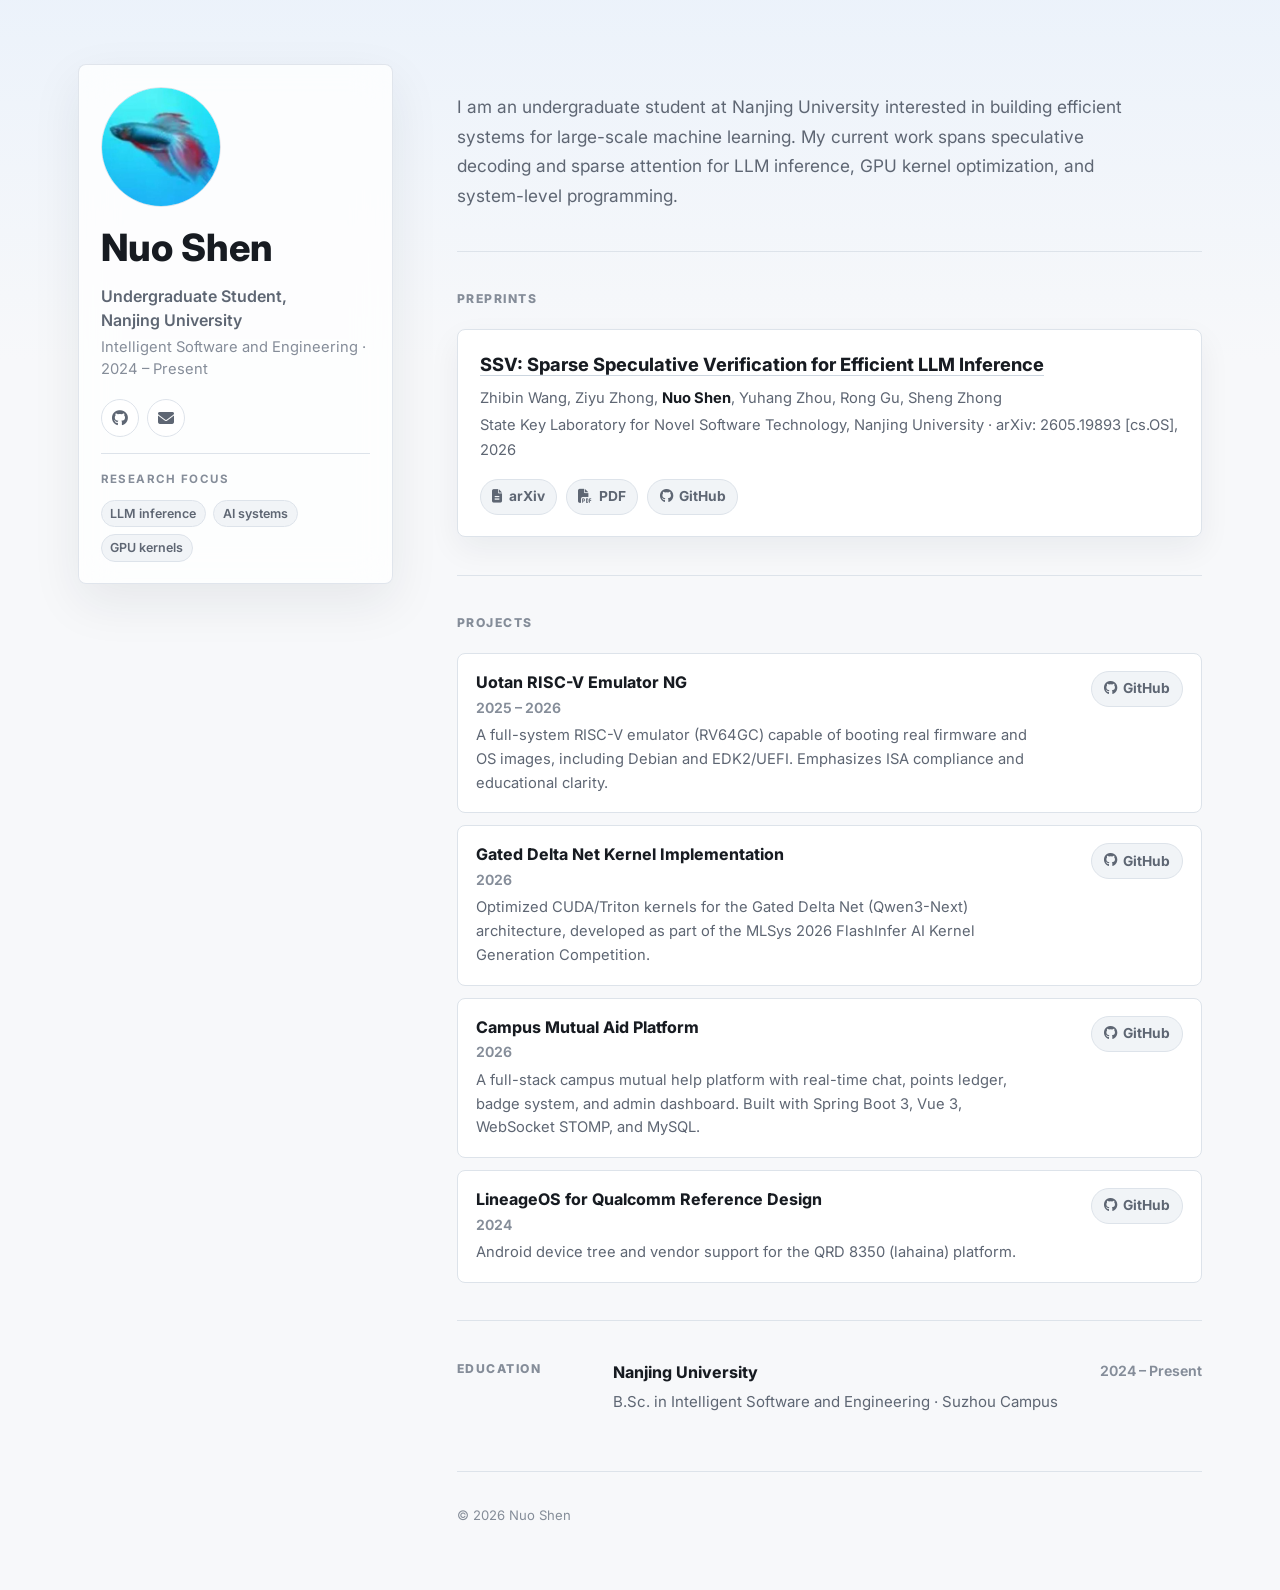
<file: index.html>
<!DOCTYPE html>
<html lang="en">
<head>
<meta charset="UTF-8">
<meta name="viewport" content="width=device-width, initial-scale=1.0">
<title>Nuo Shen</title>
<link rel="preconnect" href="https://fonts.googleapis.com">
<link rel="preconnect" href="https://fonts.gstatic.com" crossorigin>
<link href="https://fonts.googleapis.com/css2?family=Inter:wght@400;500;600;700;800&display=swap" rel="stylesheet">
<link rel="stylesheet" href="https://cdnjs.cloudflare.com/ajax/libs/font-awesome/6.7.2/css/all.min.css">
<style>
  *, *::before, *::after { box-sizing: border-box; margin: 0; padding: 0; }

  :root {
    --bg: #f7f8fa;
    --paper: #ffffff;
    --paper-soft: #f1f4f7;
    --ink: #171b21;
    --muted: #5e6673;
    --quiet: #858d99;
    --line: #dde3ea;
    --line-strong: #cbd5df;
    --accent: #245c9f;
    --accent-dark: #163d6e;
    --accent-soft: #e7f0fb;
    --shadow: 0 18px 50px rgba(22, 32, 46, 0.08);
    --font: "Inter", -apple-system, BlinkMacSystemFont, "Segoe UI", Roboto, sans-serif;
  }

  html { scroll-behavior: smooth; }

  body {
    min-height: 100vh;
    font-family: var(--font);
    font-size: 16px;
    line-height: 1.68;
    color: var(--ink);
    background:
      linear-gradient(180deg, rgba(231, 240, 251, 0.7), rgba(247, 248, 250, 0) 360px),
      var(--bg);
    -webkit-font-smoothing: antialiased;
  }

  a {
    color: var(--accent);
    text-decoration: none;
    transition: color 0.18s ease, border-color 0.18s ease, background 0.18s ease, transform 0.18s ease;
  }

  a:hover { color: var(--accent-dark); }

  .page {
    display: grid;
    grid-template-columns: minmax(240px, 315px) minmax(0, 760px);
    gap: clamp(2rem, 5vw, 4.75rem);
    max-width: 1180px;
    margin: 0 auto;
    padding: clamp(2rem, 5vw, 4.75rem) 28px 4rem;
  }

  .identity {
    align-self: start;
    position: sticky;
    top: 2rem;
  }

  .identity-card {
    padding: 1.35rem;
    background: rgba(255, 255, 255, 0.78);
    border: 1px solid rgba(221, 227, 234, 0.9);
    border-radius: 8px;
    box-shadow: var(--shadow);
    backdrop-filter: blur(18px);
  }

  .portrait {
    width: 120px;
    height: 120px;
    display: block;
    border-radius: 50%;
    object-fit: cover;
    margin-bottom: 1.35rem;
    border: 1px solid var(--line);
  }

  h1 {
    font-size: clamp(1.7rem, 3vw, 2.35rem);
    font-weight: 800;
    line-height: 1.06;
    letter-spacing: 0;
    color: var(--ink);
  }

  .role {
    margin-top: 1rem;
    color: var(--muted);
    font-size: 1rem;
    font-weight: 600;
    line-height: 1.5;
  }

  .affiliation {
    margin-top: 0.25rem;
    color: var(--quiet);
    font-size: 0.92rem;
    line-height: 1.5;
  }

  .contact {
    display: flex;
    gap: 0.55rem;
    margin-top: 1.2rem;
  }

  .icon-link {
    width: 38px;
    height: 38px;
    display: inline-flex;
    align-items: center;
    justify-content: center;
    border: 1px solid var(--line);
    border-radius: 50%;
    background: var(--paper);
    color: var(--muted);
  }

  .icon-link:hover {
    border-color: var(--accent);
    background: var(--accent);
    color: #fff;
    transform: translateY(-1px);
  }

  .focus-box {
    margin-top: 1rem;
    padding-top: 1rem;
    border-top: 1px solid var(--line);
  }

  .eyebrow {
    display: block;
    margin-bottom: 0.65rem;
    color: var(--quiet);
    font-size: 0.72rem;
    font-weight: 700;
    letter-spacing: 0.12em;
    text-transform: uppercase;
  }

  .chips {
    display: flex;
    flex-wrap: wrap;
    gap: 0.45rem;
  }

  .chip {
    padding: 0.24rem 0.55rem;
    border: 1px solid var(--line);
    border-radius: 999px;
    background: var(--paper-soft);
    color: var(--muted);
    font-size: 0.78rem;
    font-weight: 600;
    line-height: 1.4;
  }

  main {
    min-width: 0;
  }

  .intro {
    padding: 0.4rem 0 2.5rem;
  }

  .intro p {
    max-width: 64ch;
    margin-top: 1.35rem;
    color: var(--muted);
    font-size: 1.08rem;
    line-height: 1.72;
  }

  section {
    padding: 2.35rem 0;
    border-top: 1px solid var(--line);
  }

  .section-head {
    display: grid;
    grid-template-columns: 132px 1fr;
    gap: 1.5rem;
    align-items: start;
    margin-bottom: 1.2rem;
  }

  .section-title {
    color: var(--quiet);
    font-size: 0.76rem;
    font-weight: 800;
    letter-spacing: 0.12em;
    text-transform: uppercase;
  }

  .section-note {
    max-width: 56ch;
    color: var(--muted);
    font-size: 0.94rem;
  }

  .paper-card,
  .project-item {
    background: var(--paper);
    border: 1px solid var(--line);
    border-radius: 8px;
  }

  .paper-card {
    padding: 1.35rem;
    box-shadow: 0 12px 32px rgba(22, 32, 46, 0.06);
  }

  .paper-title {
    font-size: 1.14rem;
    font-weight: 750;
    line-height: 1.38;
  }

  .paper-title a {
    color: var(--ink);
    border-bottom: 1px solid var(--line-strong);
  }

  .paper-title a:hover {
    color: var(--accent);
    border-color: var(--accent);
  }

  .authors,
  .venue {
    color: var(--muted);
    font-size: 0.92rem;
  }

  .authors {
    margin-top: 0.55rem;
  }

  .authors strong {
    color: var(--ink);
    font-weight: 700;
  }

  .venue {
    margin-top: 0.18rem;
  }

  .paper-actions {
    display: flex;
    flex-wrap: wrap;
    gap: 0.55rem;
    margin-top: 1rem;
  }

  .text-link {
    display: inline-flex;
    align-items: center;
    gap: 0.4rem;
    min-height: 36px;
    padding: 0.34rem 0.72rem;
    border: 1px solid var(--line);
    border-radius: 999px;
    background: var(--paper-soft);
    color: var(--muted);
    font-size: 0.86rem;
    font-weight: 700;
  }

  .text-link:hover {
    border-color: var(--accent);
    background: var(--accent-soft);
    color: var(--accent-dark);
  }

  .project-list {
    display: grid;
    gap: 0.75rem;
  }

  .project-item {
    display: grid;
    grid-template-columns: minmax(0, 1fr) auto;
    gap: 1rem;
    align-items: start;
    padding: 1.05rem 1.15rem;
  }

  .project-item:hover {
    border-color: var(--line-strong);
    box-shadow: 0 10px 26px rgba(22, 32, 46, 0.05);
  }

  .project-name {
    font-size: 1rem;
    font-weight: 750;
    line-height: 1.4;
  }

  .project-desc {
    max-width: 62ch;
    margin-top: 0.3rem;
    color: var(--muted);
    font-size: 0.92rem;
    line-height: 1.62;
  }

  .project-link {
    white-space: nowrap;
  }

  .education {
    display: grid;
    grid-template-columns: minmax(0, 1fr) auto;
    gap: 1rem;
    color: var(--muted);
  }

  .school {
    color: var(--ink);
    font-weight: 750;
  }

  .degree {
    margin-top: 0.18rem;
    font-size: 0.94rem;
  }

  .date {
    color: var(--quiet);
    font-size: 0.88rem;
    font-weight: 650;
    white-space: nowrap;
  }

  footer {
    padding-top: 2rem;
    border-top: 1px solid var(--line);
    color: var(--quiet);
    font-size: 0.82rem;
  }

  @media (max-width: 880px) {
    .page {
      display: block;
      padding: 1.2rem 20px 3rem;
    }

    .identity {
      position: static;
    }

    .identity-card {
      display: grid;
      grid-template-columns: 88px minmax(0, 1fr);
      gap: 1rem;
      align-items: start;
      padding: 1rem;
    }

    .portrait {
      width: 88px;
      height: 88px;
      margin: 0;
      grid-row: span 3;
    }

    .identity h1 {
      font-size: 1.75rem;
      line-height: 1.05;
    }

    .role {
      margin-top: 0.35rem;
      font-size: 0.95rem;
    }

    .affiliation {
      font-size: 0.86rem;
    }

    .contact {
      margin-top: 0.8rem;
    }

    .focus-box {
      grid-column: 1 / -1;
      margin-top: 0;
      padding-top: 0.9rem;
    }

    .intro {
      padding-top: 2.35rem;
    }

    .intro h2 {
      max-width: 12ch;
    }
  }

  @media (max-width: 620px) {
    body {
      font-size: 15.5px;
      background:
        linear-gradient(180deg, rgba(231, 240, 251, 0.8), rgba(247, 248, 250, 0) 280px),
        var(--bg);
    }

    .page {
      padding-inline: 16px;
    }

    .identity-card {
      grid-template-columns: 70px minmax(0, 1fr);
      gap: 0.85rem;
    }

    .portrait {
      width: 70px;
      height: 70px;
    }

    .identity h1 {
      font-size: 1.48rem;
    }

    .role,
    .affiliation {
      line-height: 1.42;
    }

    .contact {
      gap: 0.45rem;
    }

    .icon-link {
      width: 36px;
      height: 36px;
    }

    .intro {
      padding-bottom: 2rem;
    }

    .intro p {
      font-size: 1rem;
      line-height: 1.66;
    }

    section {
      padding: 2rem 0;
    }

    .section-head {
      display: block;
      margin-bottom: 1rem;
    }

    .section-note {
      margin-top: 0.45rem;
    }

    .paper-card {
      padding: 1rem;
    }

    .project-item,
    .education {
      display: block;
    }

    .project-link {
      margin-top: 0.75rem;
    }

    .date {
      display: block;
      margin-top: 0.45rem;
    }
  }

  @media (prefers-reduced-motion: reduce) {
    *, *::before, *::after {
      scroll-behavior: auto !important;
      transition-duration: 0.01ms !important;
      animation-duration: 0.01ms !important;
      animation-iteration-count: 1 !important;
    }
  }

  @media print {
    body {
      background: #fff;
      font-size: 12px;
      line-height: 1.45;
    }

    .page {
      display: block;
      max-width: none;
      padding: 0;
    }

    .identity {
      position: static;
    }

    .identity-card,
    .paper-card,
    .project-item {
      box-shadow: none;
      background: #fff;
      border-color: #ccc;
    }

    .identity-card {
      display: block;
      padding: 0 0 0.75rem;
      border: 0;
    }

    .portrait,
    .contact,
    .focus-box {
      display: none;
    }

    h1 {
      font-size: 2rem;
    }

    .intro,
    section {
      padding: 0.75rem 0;
    }

    footer {
      padding-top: 0.75rem;
    }
  }
</style>
</head>
<body>
  <div class="page">
    <aside class="identity" aria-label="Profile">
      <div class="identity-card">
        <img class="portrait" src="data/images/sn.jpg" alt="Nuo Shen" width="120" height="120" loading="eager" decoding="async">
        <div>
          <h1>Nuo Shen</h1>
          <div class="role">Undergraduate Student, Nanjing&nbsp;University</div>
          <div class="affiliation">Intelligent Software and Engineering &middot; 2024 &ndash; Present</div>
          <div class="contact">
            <a class="icon-link" href="https://github.com/snnbyyds" aria-label="GitHub" target="_blank" rel="noopener"><i class="fab fa-github"></i></a>
            <a class="icon-link" href="mailto:snnbyyds@gmail.com" aria-label="Email"><i class="fas fa-envelope"></i></a>
          </div>
        </div>

        <div class="focus-box">
          <span class="eyebrow">Research Focus</span>
          <div class="chips" aria-label="Research focus areas">
            <span class="chip">LLM inference</span>
            <span class="chip">AI systems</span>
            <span class="chip">GPU kernels</span>
          </div>
        </div>
      </div>
    </aside>

    <main>
      <div class="intro">
        <p>
          I am an undergraduate student at Nanjing University interested in building efficient systems for large-scale machine learning. My current work spans speculative decoding and sparse attention for LLM inference, GPU kernel optimization, and system-level programming.
        </p>
      </div>

      <section id="publications">
        <div class="section-head">
          <div class="section-title">Preprints</div>
        </div>

        <article class="paper-card">
          <div class="paper-title">
            <a href="https://arxiv.org/abs/2605.19893" target="_blank" rel="noopener">SSV: Sparse Speculative Verification for Efficient LLM Inference</a>
          </div>
          <div class="authors">
            Zhibin Wang, Ziyu Zhong, <strong>Nuo Shen</strong>, Yuhang Zhou, Rong Gu, Sheng Zhong
          </div>
          <div class="venue">
            State Key Laboratory for Novel Software Technology, Nanjing University &middot; arXiv: 2605.19893 [cs.OS], 2026
          </div>
          <div class="paper-actions">
            <a class="text-link" href="https://arxiv.org/abs/2605.19893" target="_blank" rel="noopener"><i class="fas fa-file-lines"></i> arXiv</a>
            <a class="text-link" href="https://arxiv.org/pdf/2605.19893" target="_blank" rel="noopener"><i class="fas fa-file-pdf"></i> PDF</a>
            <a class="text-link" href="https://github.com/Sammy0520/SpecNSA" target="_blank" rel="noopener"><i class="fab fa-github"></i> GitHub</a>
          </div>
        </article>
      </section>

      <section id="projects">
        <div class="section-head">
          <div class="section-title">Projects</div>
        </div>

        <div class="project-list">
          <article class="project-item">
            <div>
              <div class="project-name">Uotan RISC-V Emulator NG</div>
              <div class="date" style="margin-top:0.15rem;margin-bottom:0.25rem">2025 &ndash; 2026</div>
              <div class="project-desc">
                A full-system RISC-V emulator (RV64GC) capable of booting real firmware and OS images, including Debian and EDK2/UEFI. Emphasizes ISA compliance and educational clarity.
              </div>
            </div>
            <a class="text-link project-link" href="https://github.com/Uotan-Dev/uotan_riscv_emu-ng" target="_blank" rel="noopener"><i class="fab fa-github"></i> GitHub</a>
          </article>

          <article class="project-item">
            <div>
              <div class="project-name">Gated Delta Net Kernel Implementation</div>
              <div class="date" style="margin-top:0.15rem;margin-bottom:0.25rem">2026</div>
              <div class="project-desc">
                Optimized CUDA/Triton kernels for the Gated Delta Net (Qwen3-Next) architecture, developed as part of the MLSys 2026 FlashInfer AI Kernel Generation Competition.
              </div>
            </div>
            <a class="text-link project-link" href="https://github.com/CudaSyncThreads/flashinfer-bench-starter-kit" target="_blank" rel="noopener"><i class="fab fa-github"></i> GitHub</a>
          </article>

          <article class="project-item">
            <div>
              <div class="project-name">Campus Mutual Aid Platform</div>
              <div class="date" style="margin-top:0.15rem;margin-bottom:0.25rem">2026</div>
              <div class="project-desc">
                A full-stack campus mutual help platform with real-time chat, points ledger, badge system, and admin dashboard. Built with Spring Boot 3, Vue 3, WebSocket STOMP, and MySQL.
              </div>
            </div>
            <a class="text-link project-link" href="https://github.com/Team-OffTrack/Campus_Mutual_Aid_Platform" target="_blank" rel="noopener"><i class="fab fa-github"></i> GitHub</a>
          </article>

          <article class="project-item">
            <div>
              <div class="project-name">LineageOS for Qualcomm Reference Design</div>
              <div class="date" style="margin-top:0.15rem;margin-bottom:0.25rem">2024</div>
              <div class="project-desc">
                Android device tree and vendor support for the QRD 8350 (lahaina) platform.
              </div>
            </div>
            <a class="text-link project-link" href="https://github.com/QRD-Development/android_device_qcom_lahaina/tree/lineage-22.1" target="_blank" rel="noopener"><i class="fab fa-github"></i> GitHub</a>
          </article>
        </div>
      </section>

      <section id="education">
        <div class="section-head">
          <div class="section-title">Education</div>
          <div class="education">
            <div>
              <div class="school">Nanjing University</div>
              <div class="degree">B.Sc. in Intelligent Software and Engineering &middot; Suzhou Campus</div>
            </div>
            <div class="date">2024 &ndash; Present</div>
          </div>
        </div>
      </section>

      <footer>
        &copy; 2026 Nuo Shen
      </footer>
    </main>
  </div>
</body>
</html>
</file>
